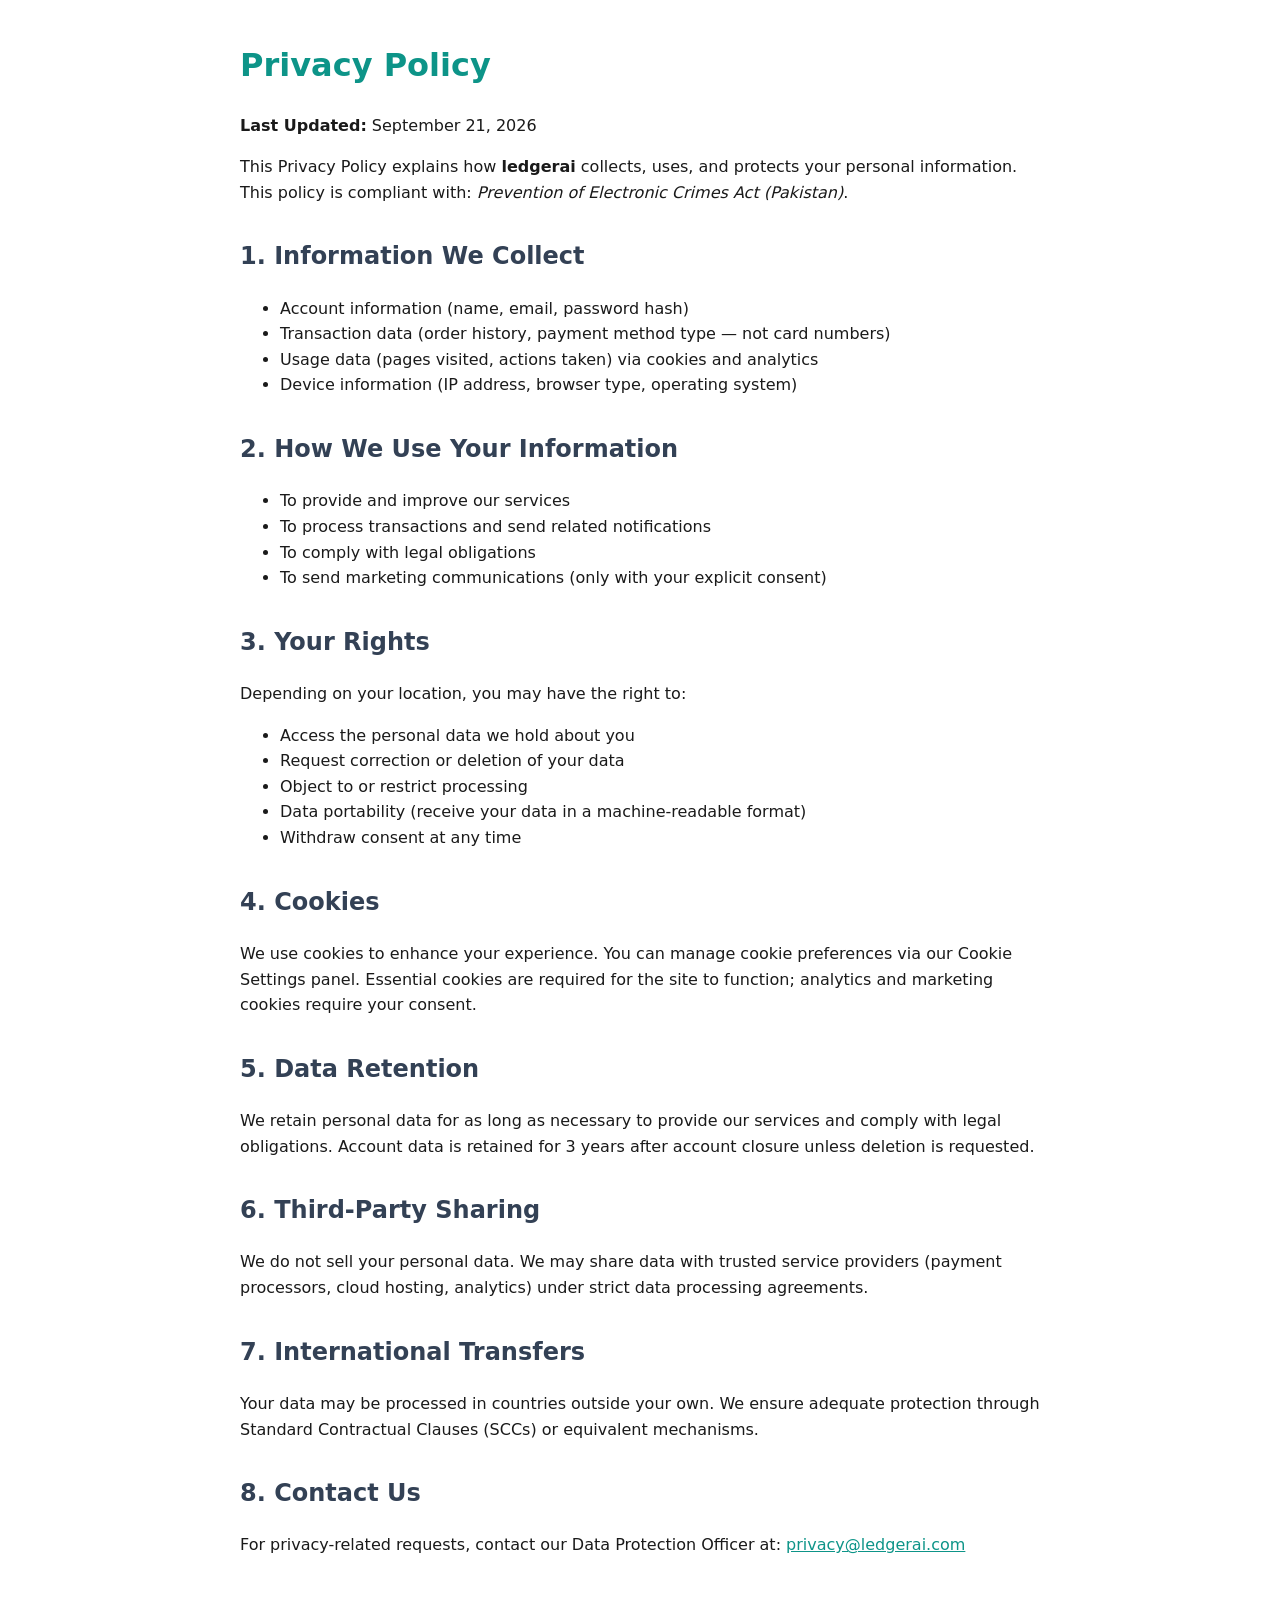
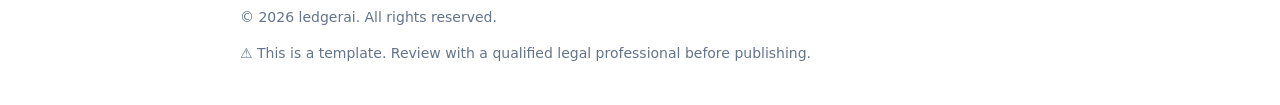
<file: privacy-policy.html>
<!doctype html>
<html lang="en">
  <head>
    <meta charset="UTF-8" />
    <meta name="viewport" content="width=device-width, initial-scale=1.0" />
    <title>Privacy Policy — ledgerai</title>
    <style>
      body {
        font-family: system-ui, sans-serif;
        max-width: 800px;
        margin: 40px auto;
        padding: 0 20px;
        line-height: 1.6;
        color: #1a1a1a;
      }
      h1 {
        color: #0d9488;
      }
      h2 {
        color: #334155;
        margin-top: 2rem;
      }
      a {
        color: #0d9488;
      }
      footer {
        margin-top: 3rem;
        color: #64748b;
        font-size: 0.875rem;
      }
    </style>
  </head>
  <body>
    <h1>Privacy Policy</h1>
    <p><strong>Last Updated:</strong> September 21, 2026</p>
    <p>
      This Privacy Policy explains how <strong>ledgerai</strong> collects, uses, and protects your
      personal information. This policy is compliant with:
      <em>Prevention of Electronic Crimes Act (Pakistan)</em>.
    </p>

    <h2>1. Information We Collect</h2>
    <ul>
      <li>Account information (name, email, password hash)</li>
      <li>Transaction data (order history, payment method type — not card numbers)</li>
      <li>Usage data (pages visited, actions taken) via cookies and analytics</li>
      <li>Device information (IP address, browser type, operating system)</li>
    </ul>

    <h2>2. How We Use Your Information</h2>
    <ul>
      <li>To provide and improve our services</li>
      <li>To process transactions and send related notifications</li>
      <li>To comply with legal obligations</li>
      <li>To send marketing communications (only with your explicit consent)</li>
    </ul>

    <h2>3. Your Rights</h2>
    <p>Depending on your location, you may have the right to:</p>
    <ul>
      <li>Access the personal data we hold about you</li>
      <li>Request correction or deletion of your data</li>
      <li>Object to or restrict processing</li>
      <li>Data portability (receive your data in a machine-readable format)</li>
      <li>Withdraw consent at any time</li>
    </ul>

    <h2>4. Cookies</h2>
    <p>
      We use cookies to enhance your experience. You can manage cookie preferences via our Cookie
      Settings panel. Essential cookies are required for the site to function; analytics and
      marketing cookies require your consent.
    </p>

    <h2>5. Data Retention</h2>
    <p>
      We retain personal data for as long as necessary to provide our services and comply with legal
      obligations. Account data is retained for 3 years after account closure unless deletion is
      requested.
    </p>

    <h2>6. Third-Party Sharing</h2>
    <p>
      We do not sell your personal data. We may share data with trusted service providers (payment
      processors, cloud hosting, analytics) under strict data processing agreements.
    </p>

    <h2>7. International Transfers</h2>
    <p>
      Your data may be processed in countries outside your own. We ensure adequate protection
      through Standard Contractual Clauses (SCCs) or equivalent mechanisms.
    </p>

    <h2>8. Contact Us</h2>
    <p>
      For privacy-related requests, contact our Data Protection Officer at:
      <a href="mailto:privacy@ledgerai.com"> privacy@ledgerai.com </a>
    </p>

    <footer>
      <p>© 2026 ledgerai. All rights reserved.</p>
      <p>⚠️ This is a template. Review with a qualified legal professional before publishing.</p>
    </footer>
  </body>
</html>
</file>
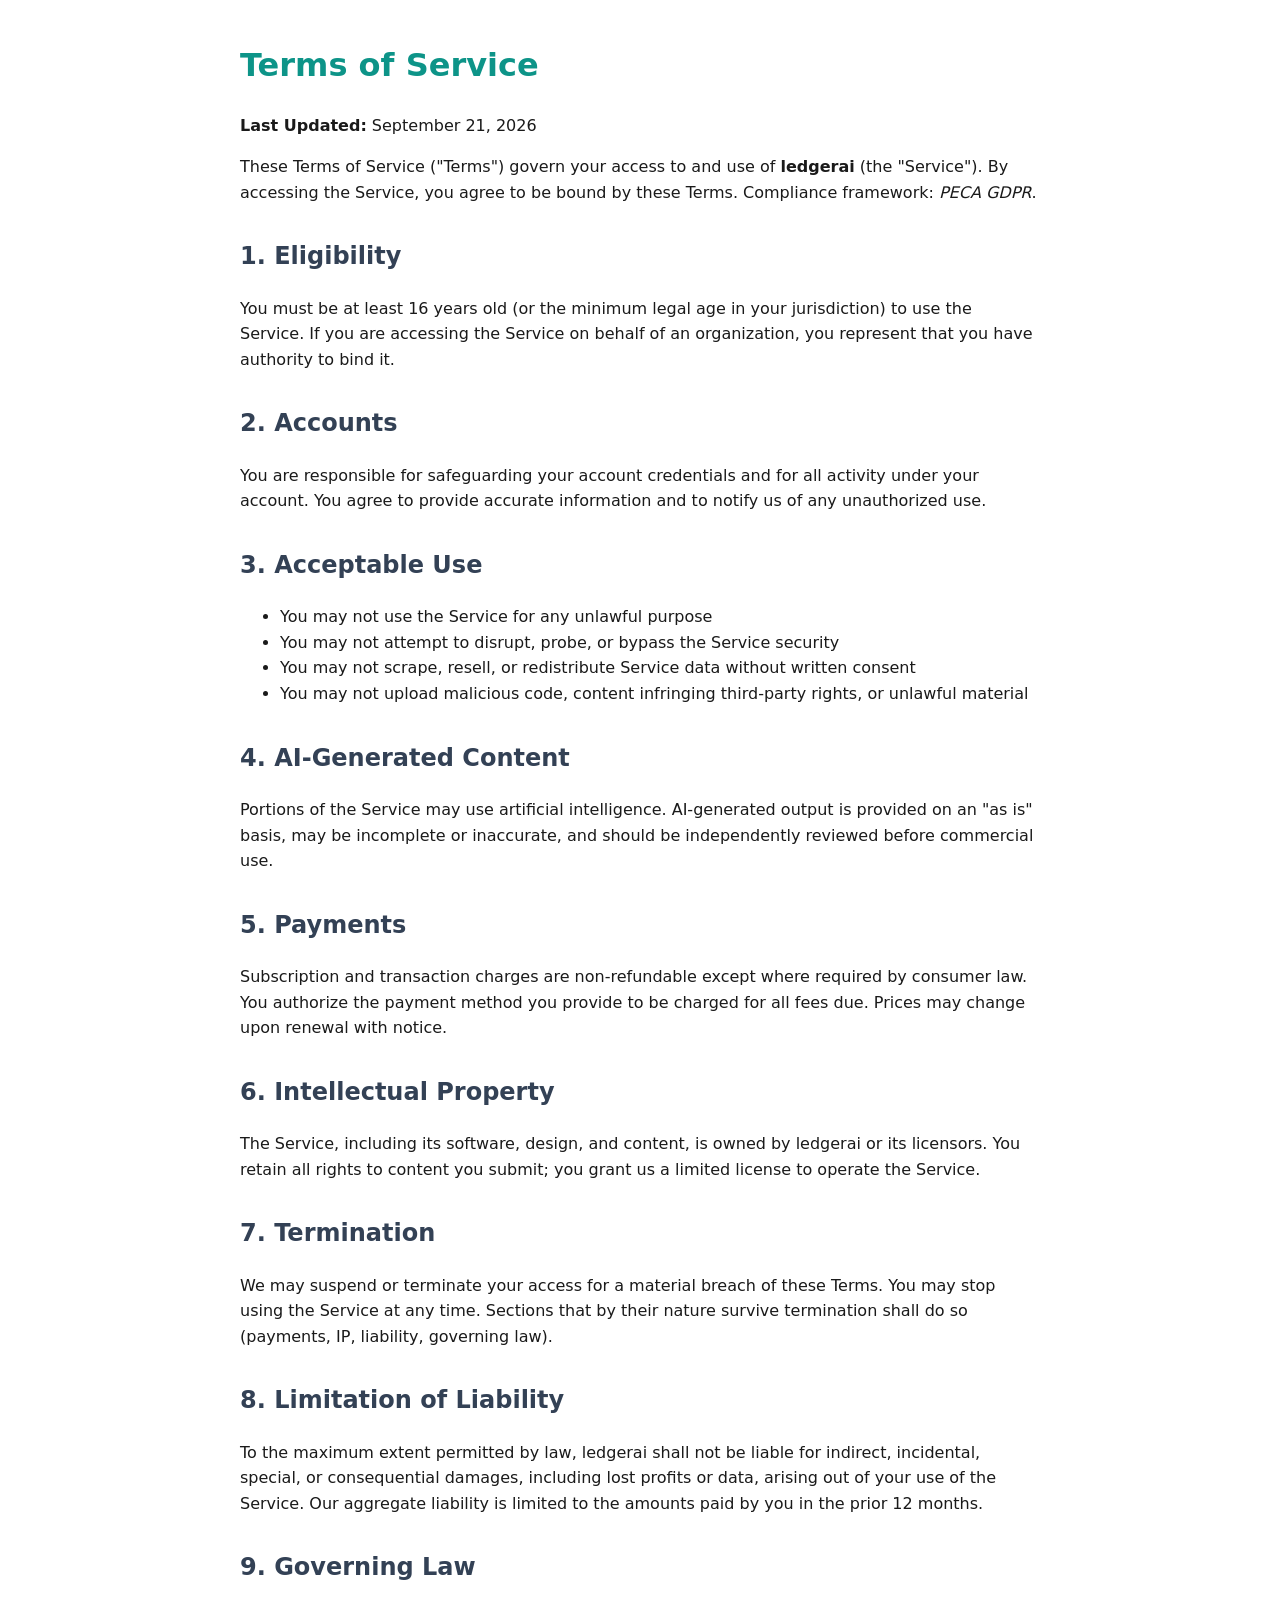
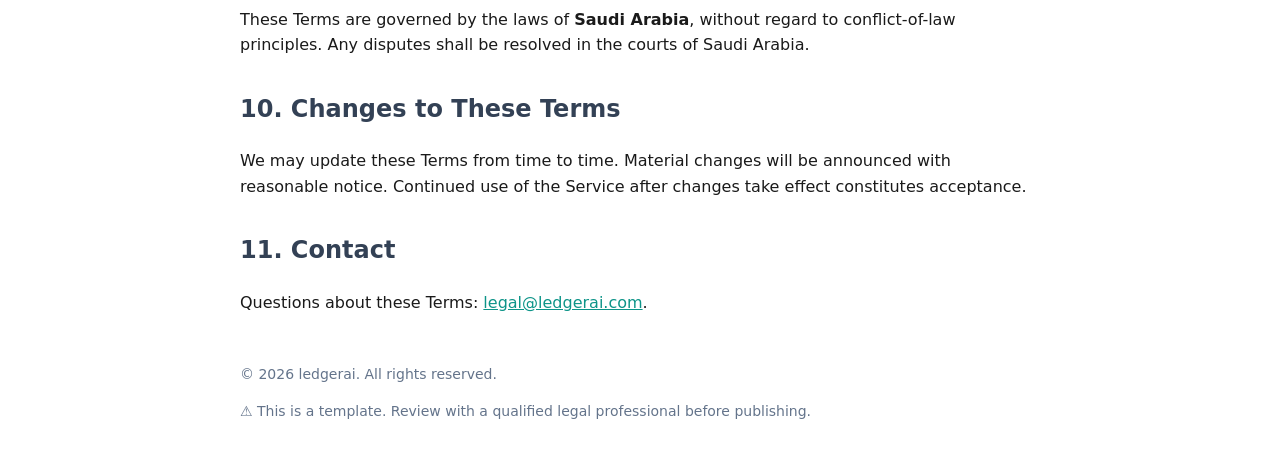
<file: terms-of-service.html>
<!doctype html>
<html lang="en">
  <head>
    <meta charset="UTF-8" />
    <meta name="viewport" content="width=device-width, initial-scale=1.0" />
    <title>Terms of Service — ledgerai</title>
    <style>
      body {
        font-family: system-ui, sans-serif;
        max-width: 800px;
        margin: 40px auto;
        padding: 0 20px;
        line-height: 1.6;
        color: #1a1a1a;
      }
      h1 {
        color: #0d9488;
      }
      h2 {
        color: #334155;
        margin-top: 2rem;
      }
      a {
        color: #0d9488;
      }
      footer {
        margin-top: 3rem;
        color: #64748b;
        font-size: 0.875rem;
      }
    </style>
  </head>
  <body>
    <h1>Terms of Service</h1>
    <p><strong>Last Updated:</strong> September 21, 2026</p>
    <p>
      These Terms of Service ("Terms") govern your access to and use of
      <strong>ledgerai</strong> (the "Service"). By accessing the Service, you agree to be bound by
      these Terms. Compliance framework: <em>PECA GDPR</em>.
    </p>

    <h2>1. Eligibility</h2>
    <p>
      You must be at least 16 years old (or the minimum legal age in your jurisdiction) to use the
      Service. If you are accessing the Service on behalf of an organization, you represent that you
      have authority to bind it.
    </p>

    <h2>2. Accounts</h2>
    <p>
      You are responsible for safeguarding your account credentials and for all activity under your
      account. You agree to provide accurate information and to notify us of any unauthorized use.
    </p>

    <h2>3. Acceptable Use</h2>
    <ul>
      <li>You may not use the Service for any unlawful purpose</li>
      <li>You may not attempt to disrupt, probe, or bypass the Service security</li>
      <li>You may not scrape, resell, or redistribute Service data without written consent</li>
      <li>
        You may not upload malicious code, content infringing third-party rights, or unlawful
        material
      </li>
    </ul>

    <h2>4. AI-Generated Content</h2>
    <p>
      Portions of the Service may use artificial intelligence. AI-generated output is provided on an
      "as is" basis, may be incomplete or inaccurate, and should be independently reviewed before
      commercial use.
    </p>

    <h2>5. Payments</h2>
    <p>
      Subscription and transaction charges are non-refundable except where required by consumer law.
      You authorize the payment method you provide to be charged for all fees due. Prices may change
      upon renewal with notice.
    </p>

    <h2>6. Intellectual Property</h2>
    <p>
      The Service, including its software, design, and content, is owned by ledgerai or its
      licensors. You retain all rights to content you submit; you grant us a limited license to
      operate the Service.
    </p>

    <h2>7. Termination</h2>
    <p>
      We may suspend or terminate your access for a material breach of these Terms. You may stop
      using the Service at any time. Sections that by their nature survive termination shall do so
      (payments, IP, liability, governing law).
    </p>

    <h2>8. Limitation of Liability</h2>
    <p>
      To the maximum extent permitted by law, ledgerai shall not be liable for indirect, incidental,
      special, or consequential damages, including lost profits or data, arising out of your use of
      the Service. Our aggregate liability is limited to the amounts paid by you in the prior 12
      months.
    </p>

    <h2>9. Governing Law</h2>
    <p>
      These Terms are governed by the laws of <strong>Saudi Arabia</strong>, without regard to
      conflict-of-law principles. Any disputes shall be resolved in the courts of Saudi Arabia.
    </p>

    <h2>10. Changes to These Terms</h2>
    <p>
      We may update these Terms from time to time. Material changes will be announced with
      reasonable notice. Continued use of the Service after changes take effect constitutes
      acceptance.
    </p>

    <h2>11. Contact</h2>
    <p>Questions about these Terms: <a href="mailto:legal@ledgerai.com">legal@ledgerai.com</a>.</p>

    <footer>
      <p>© 2026 ledgerai. All rights reserved.</p>
      <p>⚠️ This is a template. Review with a qualified legal professional before publishing.</p>
    </footer>
  </body>
</html>
</file>
